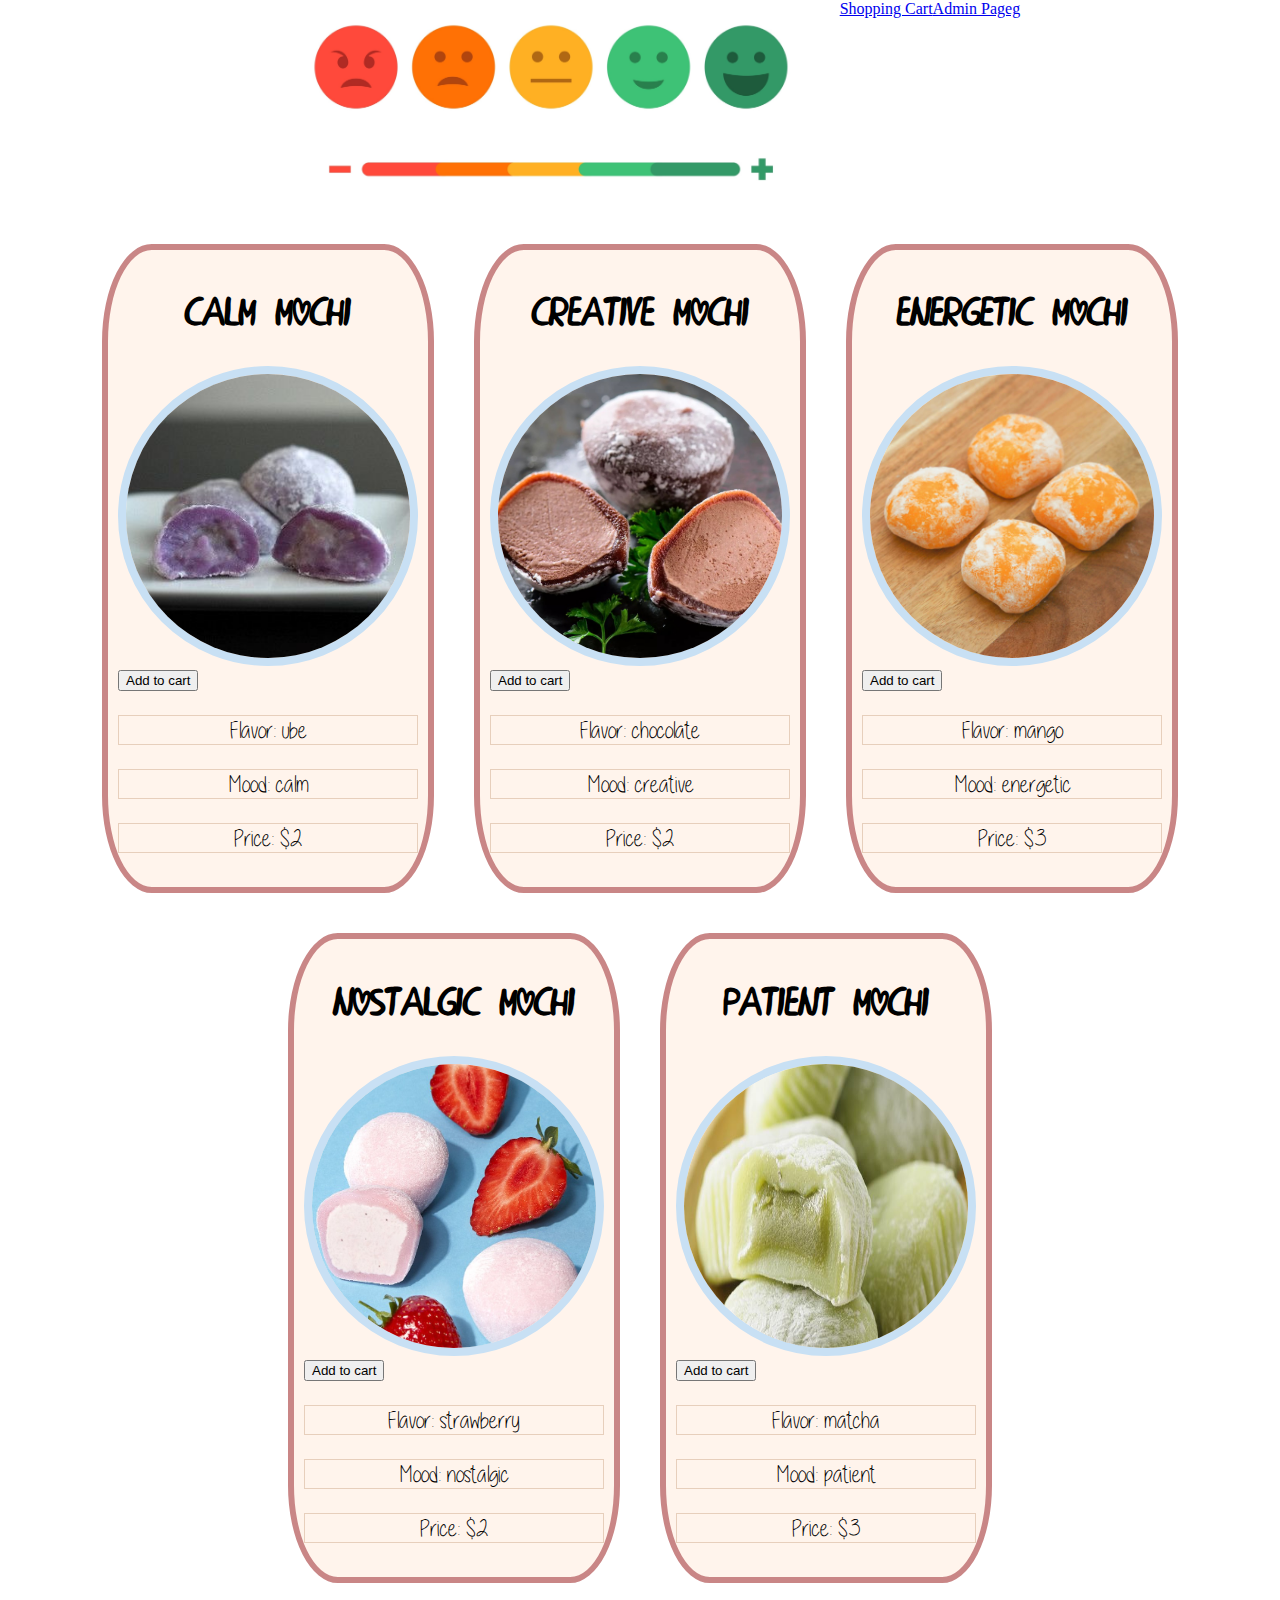
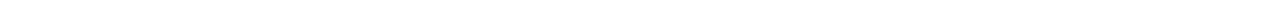
<file: index.html>
<!DOCTYPE html>
<html lang="en">

<head>
    <meta charset="UTF-8">
    <meta name="viewport" content="width=device-width, initial-scale=1.0">
    <meta http-equiv="X-UA-Compatible" content="ie=edge">
    <link href="https://fonts.googleapis.com/css2?family=Titillium+Web:wght@300&display=swap" rel="stylesheet">
    <link rel="stylesheet" href="./styles/reset.css">
    <link rel="stylesheet" href="./styles/style.css">
    <link rel="stylesheet" href="./styles/home.css">
    <title>Product Page</title>
</head>
<header>
    <img src="assets/mood-scaled.jpg" alt="mood scale">
</header>
<a href="./cart/">Shopping Cart</a>
<a href="./admin/">Admin Pageg</a>
<body>
        <section id="product-list">

            <!-- <div class="mochi-item" id="calm-mochi">
                <h2>calm mochi</h2>
            <img src="/assets/calm-mochi.jpg">
            <p>flavor: ube</p>
            <p>mood: calm</p>
            <p>price: $1.5</p>
            <button id="add-product">add</button>
            </div>    -->
            
        </section>
    <script type="module" src="./app.js"></script>
</body>
</html>
</file>
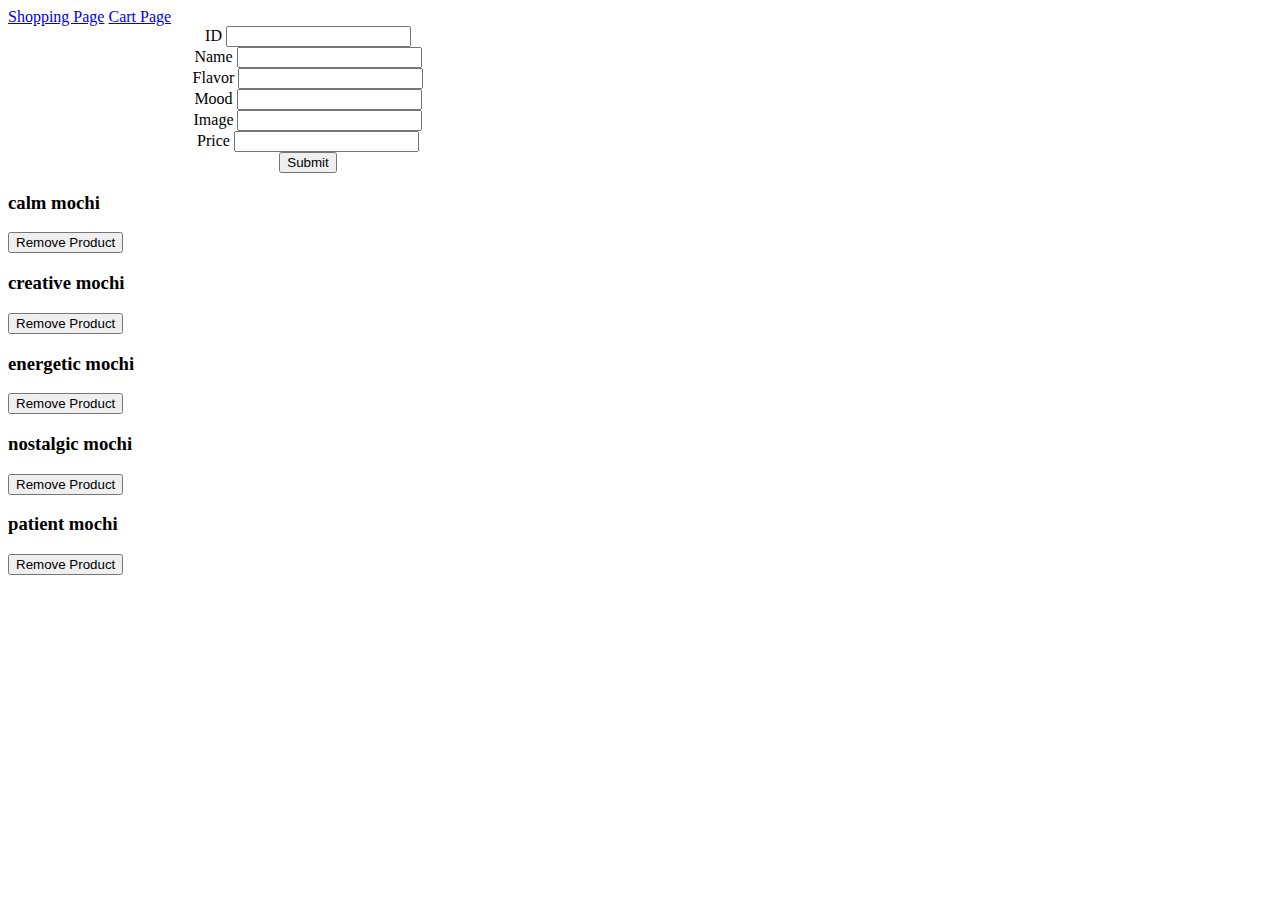
<file: admin/index.html>
<!DOCTYPE html>
<html lang="en">
<head>
    <meta charset="UTF-8">
    <meta http-equiv="X-UA-Compatible" content="IE=edge">
    <meta name="viewport" content="width=device-width, initial-scale=1.0">
    <link rel="stylesheet" href="../styles/admin.css">
    <title>Admin Page</title>
</head>
<body>
    <a href="..">Shopping Page</a>
    <a href="../cart/index.html">Cart Page</a>

    <form id="product-form">
        <label>
            ID
            <input type="text" name="id">
        </label>
        <label>
            Name
            <input type="text" name="name">
        </label>
        <label>
            Flavor
            <input type="text" name="flavor">
        </label>
        <label>
            Mood
            <input type="text" name="mood">
        </label>
        <label>
            Image
            <input type="text" name="img">
        </label>
        <label>
            Price
            <input type="text" name="price">
        </label>
        <button id="submit-button">Submit</button>
    </form>
    <div id="product-list-admin"></div>
    <script type="module" src="./add-products.js"></script>
    <script type="module" src="./render-remove.js"></script>
</body>
</html>
</file>
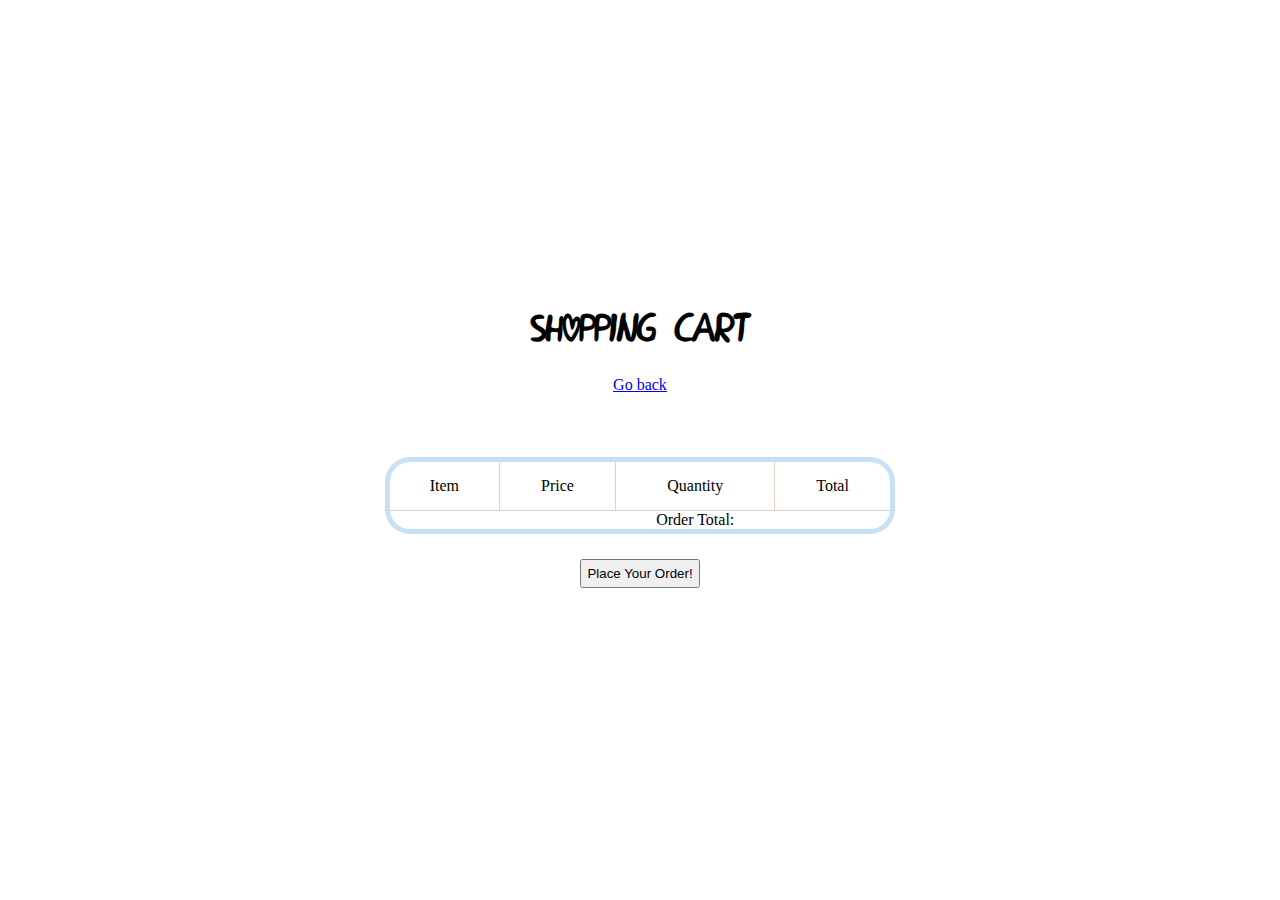
<file: cart/index.html>
<!DOCTYPE html>
<html lang="en">
<head>
    <meta charset="UTF-8">
    <meta http-equiv="X-UA-Compatible" content="IE=edge">
    <meta name="viewport" content="width=device-width, initial-scale=1.0">
    <link rel="stylesheet" href="../styles/reset.css">
    <link rel="stylesheet" href="../styles/style.css">
    <link rel="stylesheet" href="../styles/home.css">
    <link rel="stylesheet" href="../styles/cart.css">
    <title>Shopping Cart</title>
</head>
<body>
    <div id="heading-container">
        <h1>Shopping Cart</h1>
        <a href="../">Go back</a>
    </div>
    <section id="table-container">
    <table> 
        <thead>
            <th>Item</th>
            <th>Price</th>
            <th>Quantity</th>
            <th>Total</th>
        </thead>
        <tbody id="shopping-table">
        </tbody>
        <tfoot>
            <tr>
                <td></td>
                <td></td>
                <td>Order Total: </td>
                <td id="order-total"></td>
            </tr>
        </tfoot>
    </table>
</section>
    <div>
        <button id="order-button">Place Your Order!</button>
    </div>
    
    <script type="module" src="./cart-elements.js"></script>
</body>
</html>
</file>
<file: styles/style.css>
@font-face {
    font-family: 'A Little Sunshine';
    src: url(../assets/A\ little\ sunshine.ttf);
}
@font-face {
    font-family: 'Peace Child';
    src: url(../assets/peacechild.ttf);
}

* {
    --color-1: #C8E0F4;
    --color-2: #C98686;
    --color-3: #E7CFBC;
    --color-4: #FFF4EC;

}
header img {
    height: 200px;
    width: auto;
}

h1, h2 {
    font-family:'Peace Child';
    font-size: 2.5rem;
    text-align: center;
}

body {
    display: flex;
    flex-flow: row wrap;
    justify-content: center;
}

.mochi-item img {
    border-radius: 50%;
    border: 8px solid var(--color-1);
    height: 300px;
    width: 300px;
}

.mochi-item img:hover {
    opacity: 50%;
}

#product-list {
    display: flex;
    flex-direction: row;
    justify-content: center;
    flex-wrap: wrap;
    padding: 20px;
}

.mochi-item {
    border: 6px solid var(--color-2);
    border-radius: 15%;
    background-color: var(--color-4);
    flex-direction: column;
    align-items: center;
    align-content: center;
    margin: 20px;
    padding: 10px;
}

p {
    font-family: 'A Little Sunshine', cursive;
    font-size: 1.5rem;
    text-align: center;
    border: 1px solid var(--color-3);
}

button {
   display: flex;
   flex-direction: column;
}
</file>
<file: styles/home.css>
/* add home page styles here */
</file>
<file: styles/admin.css>
#product-form {
    display: flex;
    flex-direction: column;
    width: 600px;
    align-items: center;
}
</file>
<file: styles/cart.css>
body {
    display: flex;
    flex-direction: column;
    align-items: center;
}

#heading-container {
    align-items: center;
    text-align: center;
    height: 180px;
    width: 300px;
}

table {
    align-items: center;
    height: auto;
    width: 500px;
    border-collapse: collapse;
    border-radius: 20px;
    border-style: hidden;
    box-shadow: 0 0 0 5px var(--color-1);
}

th {
    border: 1px solid var(--color-3);
    padding: 15px;
    margin: 10px;
}

table td {
    text-align: center;
}

button {
    padding: 5px;
    margin: 30px;
}
</file>
